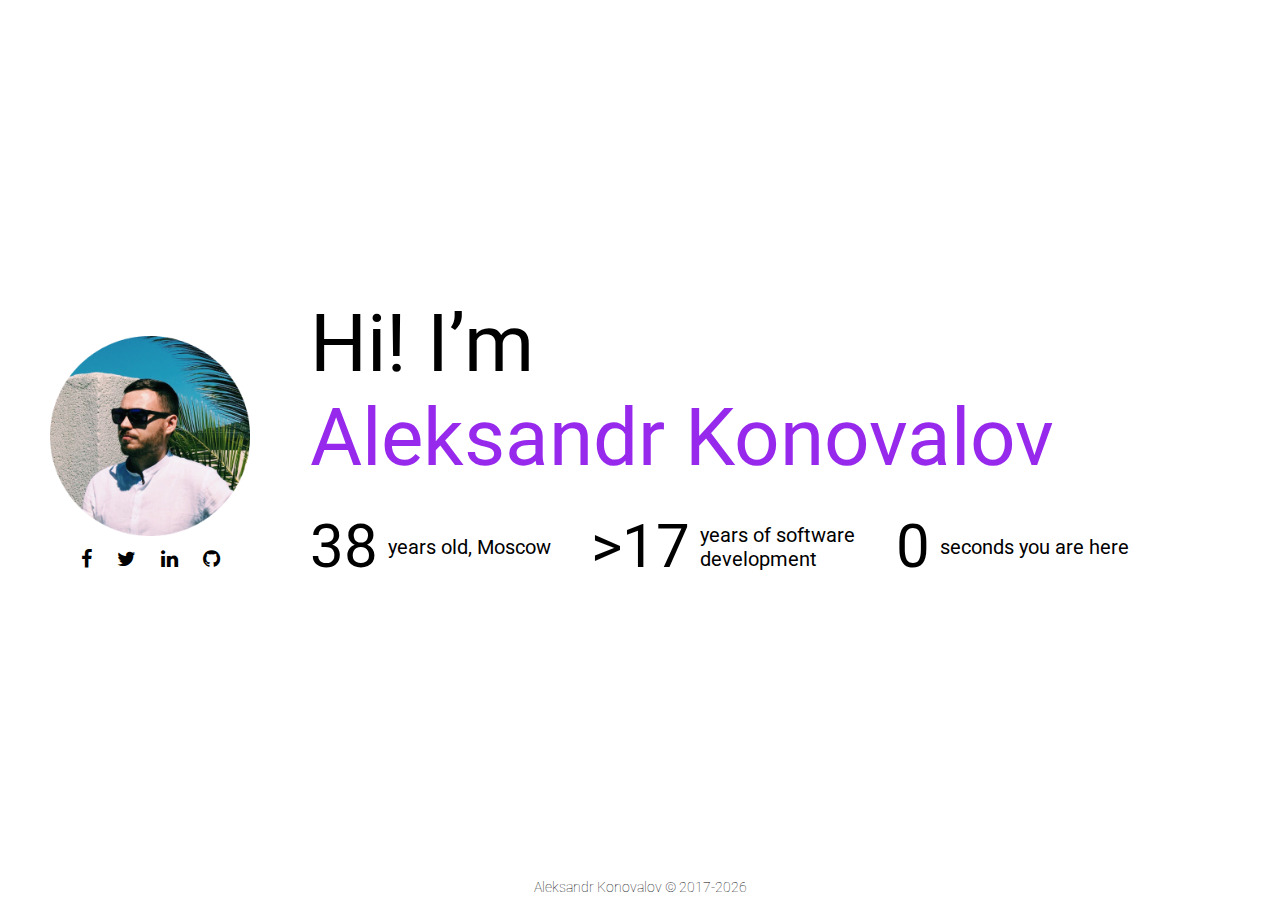
<file: index.html>
<!DOCTYPE html>
<html>
  <head lang="en">
    <meta charset="UTF-8">
    <title>Aleksandr Konovalov / Portfolio</title>
    <link href="https://fonts.googleapis.com/css2?family=Roboto:wght@100;400&display=swap" rel="stylesheet">
    <link rel="stylesheet" href="https://maxcdn.bootstrapcdn.com/font-awesome/4.2.0/css/font-awesome.min.css">
    <link rel="stylesheet" href="css/style.css">
    <link rel="shortcut icon" href="images/icon-bit.png">
  </head>
  <body>
    <section class="main">
      <div class="content">
        <div class="avatar">
          <img class="avatar-icon" src="images/avatar.png" alt="avatar" />
          <div class="contacts">
            <a href="https://www.facebook.com/elcodabra"><i class="fa fa-facebook"></i></a>
            <a href="https://twitter.com/elcodabra"><i class="fa fa-twitter"></i></a>
            <a href="https://linkedin.com/in/elcodabra"><i class="fa fa-linkedin"></i></a>
            <a href="https://github.com/elcodabra"><i class="fa fa-github"></i></a>
          </div>
        </div>
        <div class="description">
          <h1>Hi! I’m <span class="colored">Aleksandr Konovalov</span></h1>
          <div class="numbers">
            <div class="numbers-item">
              <span class="infoNumbers" id="ye">27</span>
              <span>years old, Moscow</span>
            </div>
            <div class="numbers-item">
              <span class="infoNumbers" id="it">&gt;5</span>
              <span>years of software development</span>
            </div>
            <div class="numbers-item">
              <span class="infoNumbers" id="he">0</span>
              <span>seconds you are here</span>
            </div>
          </div>
        </div>
      </div>
    </section>
    <footer>
      <p>Aleksandr Konovalov © 2017-<span id="cy">-</span></p>
    </footer>

    <script>
      document.getElementById('ye').innerText = (+new Date().getFullYear() - 1988).toString();
      document.getElementById('it').innerText = '>' + (+new Date().getFullYear() - 2008 - 1).toString();
      document.getElementById('cy').innerText = new Date().getFullYear().toString();

      const start = Date.now();
      setInterval(function() {
        const delta = Date.now() - start; // milliseconds elapsed since start
        document.getElementById('he').innerText = Math.floor(delta / 1000); // in seconds
      }, 1000); // update about every second
    </script>
  </body>
</html>
</file>
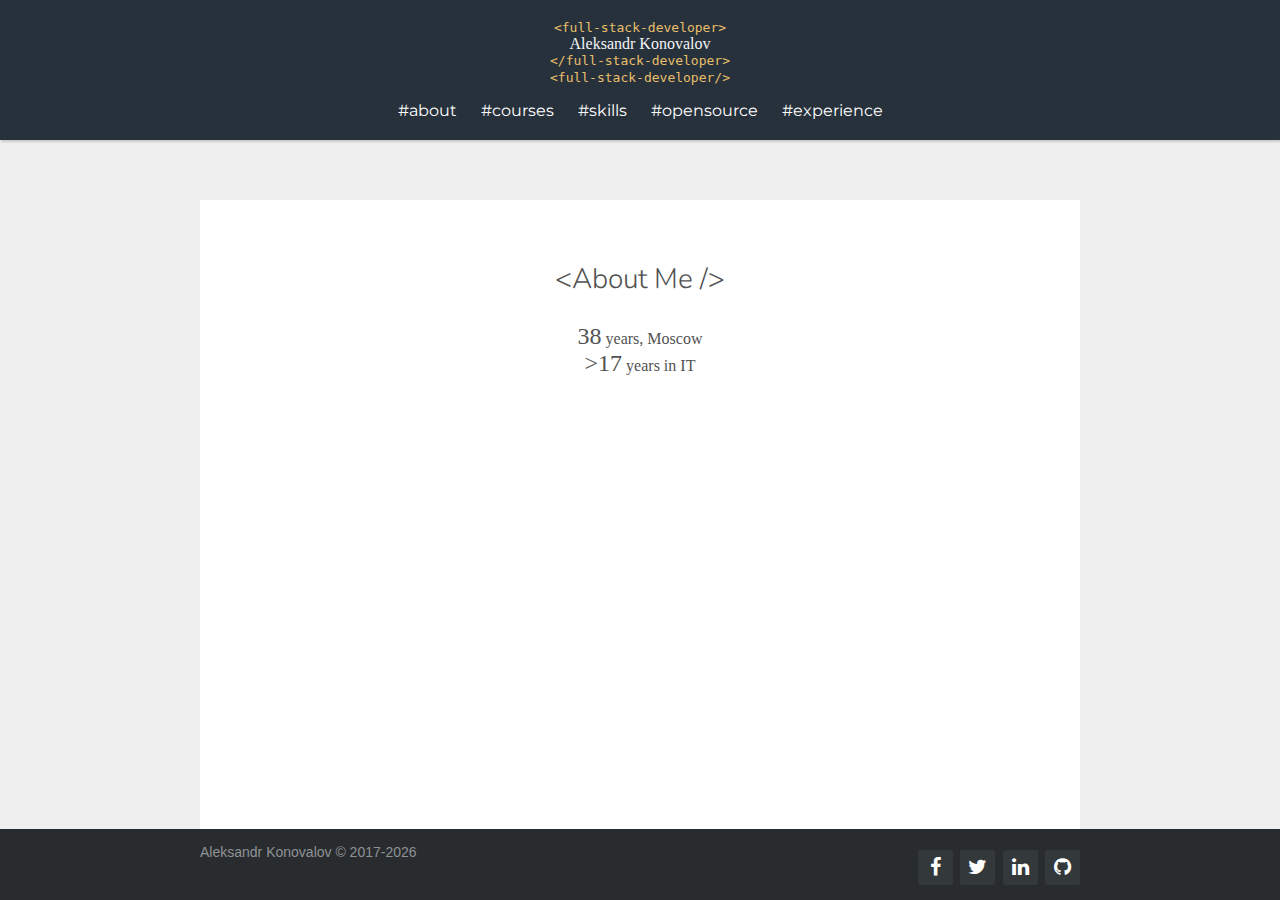
<file: index_old.html>
<!DOCTYPE html>
<html>
<head lang="en">
    <meta charset="UTF-8">
    <title>Aleksandr Konovalov / Full-Stack Developer</title>
    <link rel="stylesheet" href="css/resume.css">
    <link rel="stylesheet" type="text/css" href="https://fonts.googleapis.com/css?family=Nunito:light,normal|Montserrat|Roboto:light">
    <link rel="stylesheet" href="https://maxcdn.bootstrapcdn.com/font-awesome/4.2.0/css/font-awesome.min.css">
    <link rel="SHORTCUT ICON" href="images/beard-and-glasses.jpg">
    <script type="text/javascript" src="https://d3js.org/d3.v4.min.js"></script>
</head>
<body>
    <header>
        <div class="title">
            <div class="open-tags">
                <p class="tags">&lt;full-stack-developer&gt;</p>
                <p class="h1">Aleksandr Konovalov</p>
                <p class="tags">&lt;/full-stack-developer&gt;</p>
            </div>

            <div class="close-tags">
                <span class="tags">&lt;full-stack-developer/&gt;</span>
            </div>
        </div>
        <div class="header-limiter">
            <ul>
                <li><a href="#about">#about</a></li>
                <li><a href="#courses">#courses</a></li>
                <li><a href="#skills">#skills</a></li>
                <li><a href="#opensource">#opensource</a></li>
                <li><a href="#experience">#experience</a></li>
                <!--<li><a href="#education">#education</a></li>-->
            </ul>
        </div>
    </header>
    <section class="main-content">
        <div class="card" id="about">
            <h1>&lt;About Me /&gt;</h1>
            <div class="card-description">
                <!--<div>My name is Alexander Konovalov</div>-->
                <div><span class="infoNumbers" id="ye">27</span> years, Moscow</div>
                <div><span class="infoNumbers" id="it">&gt;5</span> years in IT</div>
                <!--<i>TODO: My notes and articles about development process</i>-->
                <!--<i>TODO: Github latest commits</i>-->
            </div>
        </div>

        <div class="card" id="courses">
            <h1>&lt;My Courses /&gt;</h1>
            <div class="card-description">
                Lectures with test and practice
                <div>
                    For Seniors:
                    <ul>
                        <li>Funny JS #1 - Preview & Link</li>
                        <li>Funny JS #2 - Preview & Link</li>
                        <li>JS: Basics</li>
                        <li>Node JS + MongoDB</li>
                        <li>Intro to HTML & CSS</li>
                        <li>Advanced CSS</li>
                    </ul>
                </div>
                <div>
                    For Beginners:
                    <ul>

                    </ul>
                </div>
            </div>
        </div>

        <div class="card" id="skills">
            <h1>&lt;Skills /&gt;</h1>
            <div class="card-description">
                <div id="skillsChart"></div>
            </div>
        </div>

        <div class="card" id="opensource">
            <h1>&lt;Public Projects /&gt;</h1>
            <div class="card-description">
                <ul>
                    <li>detmir.ru</li>
                    <li>beru.ru</li>
                    <li>mylingua.online</li>
                    <li>gosuslugi.ru</li>
                    <li>text-to-learn</li>
                    <li>smart-links</li>
                    <!--<li>smm-bot</li>-->
                    <li>slides-and-forms</li>
                    <!--<li>photo-location</li>-->
                </ul>
            </div>
        </div>

        <div class="card" id="experience">
            <h1>&lt;Experience /&gt;</h1>
            <div class="card-description">
                <div id="expBubble"></div>
                <h3 id="experience-note">Navigate to Experience</h3>
            </div>
        </div>

        <!--
        <div class="card" id="education">
            <h1>&lt;Education /&gt;</h1>
            <div class="card-description">
                <ul>
                    <li>University</li>
                    <li>Courses</li>
                    <li>Certificates</li>
                </ul>
            </div>
        </div>
        -->
    </section>
    <footer>
        <div class="footer-limiter">
            <div class="footer-right">
                <a href="https://www.facebook.com/sancho.konovalov"><i class="fa fa-facebook"></i></a>
                <a href="https://twitter.com/aleksandr_serg"><i class="fa fa-twitter"></i></a>
                <a href="https://linkedin.com/in/s2dent"><i class="fa fa-linkedin"></i></a>
                <a href="https://github.com/elcodabra"><i class="fa fa-github"></i></a>
            </div>
            <div class="footer-left">
                <p>Aleksandr Konovalov © 2017-<span id="cy">-</span></p>
            </div>
        </div>
    </footer>

    <script>
        document.getElementById('ye').innerText = (+new Date().getFullYear() - 1988).toString();
        document.getElementById('it').innerText = '>' + (+new Date().getFullYear() - 2008 - 1).toString();
        document.getElementById('cy').innerText = new Date().getFullYear().toString();
    </script>
    <script src="./js/skills.js" type="text/javascript" charset="utf-8"></script>
    <script src="./js/experience.js" type="text/javascript" charset="utf-8"></script>
</body>
</html>
</file>
<file: css/style.css>
* {
  margin: 0;
  padding: 0;
  box-sizing: border-box;
}

html {
  height: 100%;
}

body {
  display: flex;
  flex-direction: column;
  height: 100%;

  font-family: 'Roboto', sans-serif;
  font-weight: 400;
  font-size: 20px;
}

header, footer {
  flex: 0 0 auto;
}

.colored {
  color: #9729ED;
  white-space: nowrap;
}

/*--------------------
	Main Content
--------------------*/
.main {
  flex: 1 1 auto;
  overflow-y: auto;

  display: flex;
  align-items: center;
  justify-content: center;

  padding: 20px 50px;
}

.content {
  display: flex;
  align-items: flex-end;
}

.avatar-icon {
  width: 200px;
}

.contacts {
  text-align: center;

  font-size: 20px;
  font-weight: bold;
}
.contacts a {
  display:inline-block;
  line-height: 1.8;
  text-decoration: none;
  color: black;

  margin-left: 0;
}

.contacts a + a {
  margin-left: 20px;
}

.description {
  margin-left: 60px;
}
.description h1 {
  font-size: 80px;
  font-weight: 400;
}

.numbers {
  display: flex;
  margin-top: 32px;
}
.numbers .numbers-item {
  margin-left: 0;
  max-width: 265px;

  display: flex;
  align-items: center;
}
.numbers .numbers-item + .numbers-item {
  margin-left: 40px;
}
.numbers .infoNumbers{
  font-size: 60px;
  line-height: 1;
  margin-right: 10px;
}

/*--------------------
	Footer styles
--------------------*/
footer {
  text-align: center;
  background: white;
  color: black;
  font-size: 14px;
  font-weight: 100;
  padding: 5px 50px;
}
</file>
<file: css/resume.css>
*{
    margin: 0;
    padding: 0;
    box-sizing: border-box;
}

html{
    height: 100%;
    color: #F3F4F5;
    background-color: #EFEFEF;
}

body{ display: flex; flex-direction: column; height: 100%; }

header{
    flex: 0 0 auto;
}

.main-content{
    flex: 1 1 auto;
    overflow-y: auto;
}

footer{
    flex: 0 0 auto;
}

h1 {
    font-family: "Nunito", serif;
    font-weight: 300;
    /*font-variant: small-caps;*/
}

/*-------------
	Header
--------------*/

header {
    background-color: #27313C;
    box-shadow: 1px 2px 2px rgba(0, 0, 0, 0.15);
    padding: 20px 40px;
    box-sizing: border-box;
}

header .title {
    text-align: center;
    padding-bottom: 15px;
}

header .title .tags {
    font-family: monospace;
    color: #E8BF6A;
}

header .header-limiter {
    max-width: 880px;
    text-align: center;
    margin: 0 auto;
}

/* Logo */

header .header-limiter h1 {
    float: left;
    line-height: 40px;
    margin: 0;
    font-size: 16px;
}

header .header-limiter h1 span {
    color: #989898;
}

header .header-limiter ul li {
    display: inline;
    margin: 10px;
}

header .header-limiter ul li a:target {
    color: #00ff00;
}

/* The header links */

header .header-limiter a {
    color: #ffffff;
    text-decoration: none;
    font-family: Montserrat;
}

header .header-limiter nav{
    line-height: 40px;
    float: right;
}

header .header-limiter nav a{
    display: inline-block;
    padding: 0 5px;
    text-decoration: none;
    color: #ffffff;
    font-size: 14px;
    opacity: 0.9;
    font-weight: bold;
    border-radius: 3px;
    padding: 0px 25px;
    background-color: #D6336A;
}

header .header-limiter nav a:hover{
    opacity: 1;
}

header .header-limiter nav a.selected {
    color: #608bd2;
    pointer-events: none;
    opacity: 1;
}

/* Making the header responsive */

@media all and (max-width: 600px) {

    header {
        padding: 20px 0;
    }

    header .header-limiter h1 {
        float: none;
        margin: 10px 0 10px;
        text-align: center;
        font-size: 16px;
        line-height: 1;
    }

    header .header-limiter nav {
        float:none;
    }

}


/*--------------------
	Main Content
--------------------*/

.main-content{
    color: #525252;
    padding: 60px 50px;
}

.card {
    max-width: 880px;
    margin: 0 auto;
    background-color: #fff;
    height: 100%;
    padding: 60px 90px;
    text-align: center;
}

/*
.card:target {
    background: #ffffff !important;
}

#about { background: darkslateblue; }
#skills { background: tomato; }
#experience { background: gold; }
#education { background: deeppink; }
*/

.card h1{
    margin-bottom: 25px;
    font-size: 28px;
}

.card h3{
    font-weight: normal;
    color: #999;
    font-size: 16px;
    max-width: 600px;
    line-height: 1.6;
    margin: 0 auto 35px;
}

.card p{
    text-align: left;
    margin: 20px 0 40px;
    line-height: 1.5;
}

.card #add-content{
    display: inline-block;
    padding: 15px 60px;
    background: #E91E63;
    border-radius: 3px;
    text-decoration: none;
    color: #fff;
    margin-bottom: 30px;
}

.card .dummy-content p,
.card .dummy-content img{
    display: none;
}

.card img{
    width: 100%;
    text-align: center;
    margin-bottom: 40px;
}

.card .card-description .infoNumbers{
    font-family: Avenir;
    font-size: x-large;
}





/*--------------------
	Footer styles
--------------------*/

footer{
    background-color: #292c2f;
    box-shadow: 0 1px 1px 0 rgba(0, 0, 0, 0.12);
    width: 100%;
    text-align: left;
    font: normal 16px sans-serif;

    padding: 15px 50px;
}

footer .footer-limiter {
    max-width: 880px;
    margin: 0 auto;
}

footer .footer-left p{
    color:  #8f9296;
    font-size: 14px;
    margin: 0;
}

/* Footer links */

footer p.footer-links{
    font-size:18px;
    font-weight: bold;
    color:  #ffffff;
    margin: 0 0 10px;
    padding: 0;
}

footer p.footer-links a{
    display:inline-block;
    line-height: 1.8;
    text-decoration: none;
    color:  inherit;
}

footer .footer-right{
    float: right;
    margin-top: 6px;
    max-width: 180px;
}

footer .footer-right a{
    display: inline-block;
    width: 35px;
    height: 35px;
    background-color:  #33383b;
    border-radius: 2px;

    font-size: 20px;
    color: #ffffff;
    text-align: center;
    line-height: 35px;

    margin-left: 3px;
}

/* If you don't want the footer to be responsive, remove these media queries */

@media (max-width: 600px) {

    footer .footer-left,
    footer .footer-right{
        text-align: center;
    }

    footer .footer-right{
        float: none;
        margin: 0 auto 20px;
    }

    footer .footer-left p.footer-links{
        line-height: 1.8;
    }
}
</file>
